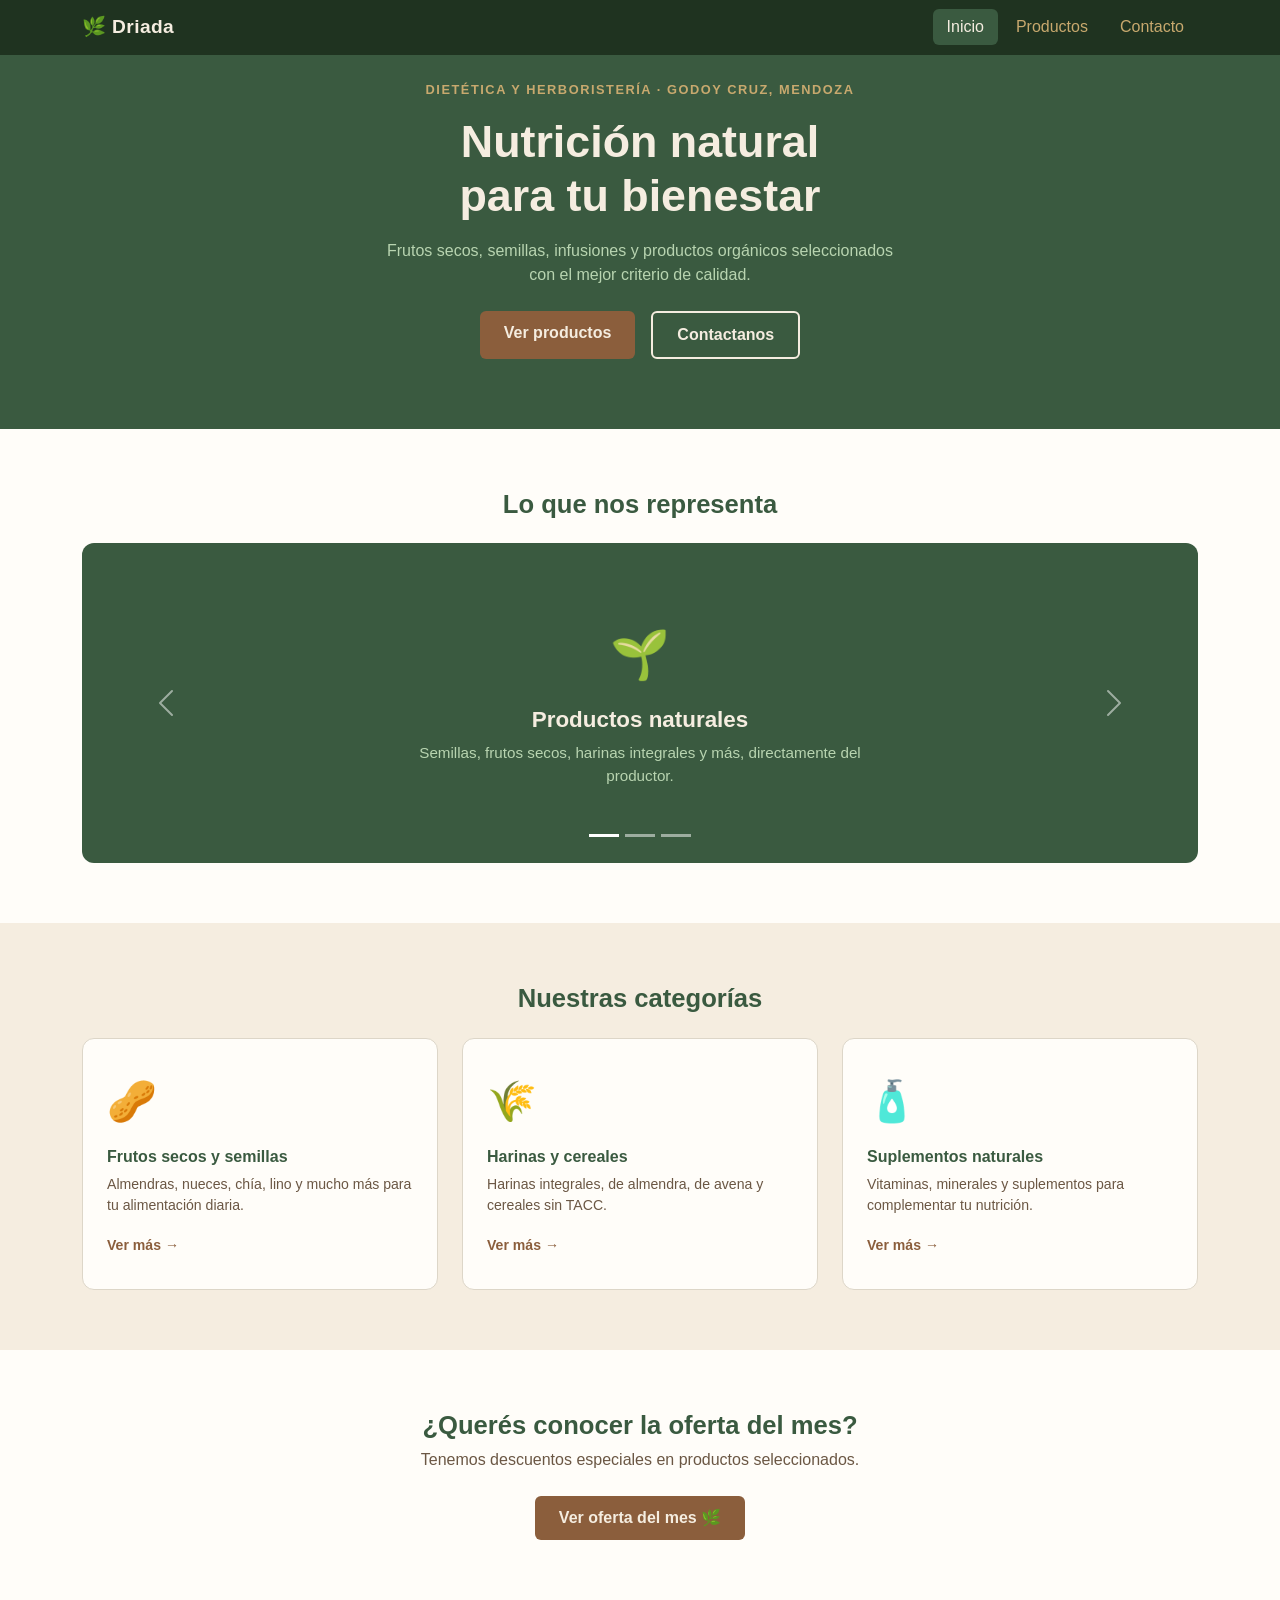
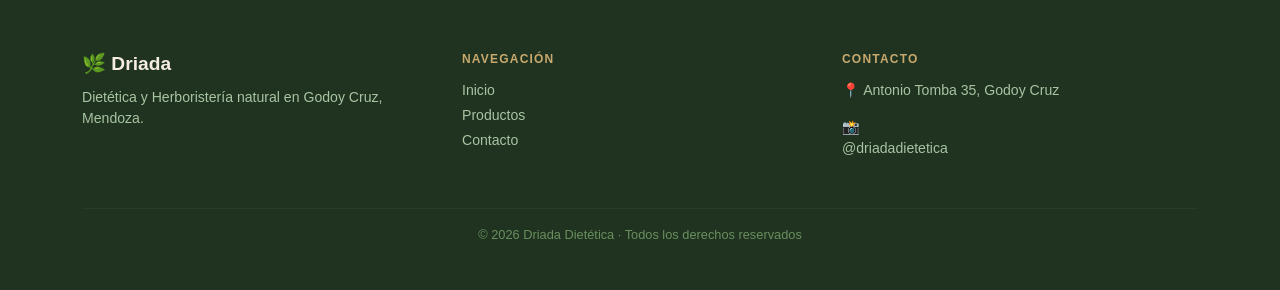
<file: principal/index.html>
<!DOCTYPE html>
<html lang="es">
<head>
  <meta charset="UTF-8">
  <meta name="viewport" content="width=device-width, initial-scale=1.0">
  <meta name="author" content="Matías Villegas">
  <title>Driada Dietética y Herboristería</title>
  <link href="https://cdn.jsdelivr.net/npm/bootstrap@5.3.0/dist/css/bootstrap.min.css" rel="stylesheet">
  <link rel="stylesheet" href="estilos.css">
  <link rel="stylesheet" href="/productos/productos.html">
</head>
<body>

  <!-- ===== NAVBAR ===== -->
  <nav class="navbar navbar-expand-lg driada-nav fixed-top">
    <div class="container">
      <!-- Logo / marca -->
      <a class="navbar-brand driada-brand" href="/principal/index.html">🌿 Driada</a>
      <!-- Menú hamburguesa para celular -->
      <button class="navbar-toggler driada-toggler" type="button" data-bs-toggle="collapse" data-bs-target="#navMenu">
        <span class="navbar-toggler-icon"></span>
      </button>
      <!-- Links de navegación -->
      <div class="collapse navbar-collapse" id="navMenu">
        <ul class="navbar-nav ms-auto gap-1">
          <li class="nav-item"><a class="nav-link driada-link active" href="/principal/index.html">Inicio</a></li>
          <li class="nav-item"><a class="nav-link driada-link" href="/productos/productos.html">Productos</a></li>
          <li class="nav-item"><a class="nav-link driada-link" href="/contacto/contacto.html">Contacto</a></li>
        </ul>
      </div>
    </div>
  </nav>

  <!-- ===== HERO ===== -->
  <section class="driada-hero">
    <div class="container text-center">
      <p class="driada-eyebrow">Dietética y Herboristería · Godoy Cruz, Mendoza</p>
      <h1 class="driada-hero-titulo">Nutrición natural<br>para tu bienestar</h1>
      <p class="driada-hero-sub">Frutos secos, semillas, infusiones y productos orgánicos seleccionados con el mejor criterio de calidad.</p>
      <div class="d-flex gap-3 justify-content-center flex-wrap mt-4">
        <a href="../productos/productos.html" class="btn driada-btn-primario">Ver productos</a>
        <a href="../contacto/contacto.html" class="btn driada-btn-secundario">Contactanos</a>
      </div>
    </div>
  </section>

  <!-- ===== CARRUSEL ===== -->
  <section class="driada-seccion">
    <div class="container">
      <h2 class="driada-titulo-seccion text-center mb-4">Lo que nos representa</h2>
      <div id="carouselDriada" class="carousel slide" data-bs-ride="carousel">
        <div class="carousel-indicators">
          <button type="button" data-bs-target="#carouselDriada" data-bs-slide-to="0" class="active"></button>
          <button type="button" data-bs-target="#carouselDriada" data-bs-slide-to="1"></button>
          <button type="button" data-bs-target="#carouselDriada" data-bs-slide-to="2"></button>
        </div>
        <div class="carousel-inner driada-carousel">
          <!-- Slide 1 -->
          <div class="carousel-item active">
            <div class="driada-slide d-flex align-items-center justify-content-center">
              <div class="text-center">
                <div class="driada-slide-icono">🌱</div>
                <h3 class="driada-slide-titulo">Productos naturales</h3>
                <p class="driada-slide-texto">Semillas, frutos secos, harinas integrales y más, directamente del productor.</p>
              </div>
            </div>
          </div>
          <!-- Slide 2 -->
          <div class="carousel-item">
            <div class="driada-slide d-flex align-items-center justify-content-center">
              <div class="text-center">
                <div class="driada-slide-icono">🍶​</div>
                <h3 class="driada-slide-titulo">Aceites y tinturas</h3>
                <p class="driada-slide-texto">Aceites esenciales y tinturas madre para el cuidado natural de tu salud.</p>
              </div>
            </div>
          </div>
          <!-- Slide 3 -->
          <div class="carousel-item">
            <div class="driada-slide d-flex align-items-center justify-content-center">
              <div class="text-center">
                <div class="driada-slide-icono">🍵</div>
                <h3 class="driada-slide-titulo">Infusiones y hierbas</h3>
                <p class="driada-slide-texto">La mejor selección de hierbas medicinales y tés orgánicos de Mendoza y el país.</p>
              </div>
            </div>
          </div>
        </div>
        <button class="carousel-control-prev" type="button" data-bs-target="#carouselDriada" data-bs-slide="prev">
          <span class="carousel-control-prev-icon"></span>
        </button>
        <button class="carousel-control-next" type="button" data-bs-target="#carouselDriada" data-bs-slide="next">
          <span class="carousel-control-next-icon"></span>
        </button>
      </div>
    </div>
  </section>

  <!-- ===== CATEGORÍAS ===== -->
  <section class="driada-seccion driada-seccion-crema">
    <div class="container">
      <h2 class="driada-titulo-seccion text-center mb-4">Nuestras categorías</h2>
      <div class="row g-4">
        <div class="col-md-4">
          <div class="driada-card">
            <div class="driada-card-icono">🥜</div>
            <h4 class="driada-card-titulo">Frutos secos y semillas</h4>
            <p class="driada-card-texto">Almendras, nueces, chía, lino y mucho más para tu alimentación diaria.</p>
            <a href="../productos/productos.html?categoria=Frutos secos y semillas" class="driada-link-card">Ver más →</a>
          </div>
        </div>
        <div class="col-md-4">
          <div class="driada-card">
            <div class="driada-card-icono">🌾</div>
            <h4 class="driada-card-titulo">Harinas y cereales</h4>
            <p class="driada-card-texto">Harinas integrales, de almendra, de avena y cereales sin TACC.</p>
            <a href="../productos/productos.html?categoria=Harinas y cereales" class="driada-link-card">Ver más →</a>
          </div>
        </div>
        <div class="col-md-4">
          <div class="driada-card">
            <div class="driada-card-icono">🧴</div>
            <h4 class="driada-card-titulo">Suplementos naturales</h4>
            <p class="driada-card-texto">Vitaminas, minerales y suplementos para complementar tu nutrición.</p>
            <a href="../productos/productos.html?categoria=Suplementos naturales" class="driada-link-card">Ver más →</a>
          </div>
        </div>
      </div>
    </div>
  </section>

  <!-- ===== MODAL PROMOCIÓN ===== -->
  <section class="driada-seccion text-center">
    <div class="container">
      <h2 class="driada-titulo-seccion mb-2">¿Querés conocer la oferta del mes?</h2>
      <p class="driada-texto-suave mb-4">Tenemos descuentos especiales en productos seleccionados.</p>
      <button class="btn driada-btn-primario" data-bs-toggle="modal" data-bs-target="#modalOferta">
        Ver oferta del mes 🌿
      </button>
    </div>
  </section>

  <!-- Modal oferta -->
  <div class="modal fade" id="modalOferta" tabindex="-1" aria-labelledby="modalOfertaLabel" aria-hidden="true">
    <div class="modal-dialog modal-dialog-centered">
      <div class="modal-content driada-modal">
        <div class="modal-header driada-modal-header">
          <h5 class="modal-title" id="modalOfertaLabel">🌿 Oferta del mes — Junio 2026</h5>
          <button type="button" class="btn-close btn-close-white" data-bs-dismiss="modal"></button>
        </div>
        <div class="modal-body text-center p-4">
          <div style="font-size: 3rem; margin-bottom: 1rem;">🥜</div>
          <h5 class="fw-bold mb-2">20% off en frutos secos</h5>
          <p class="text-muted">Durante todo junio llevate tus frutos secos favoritos con un 20% de descuento.</p>
          <p class="text-muted small">Válido solo en local. No acumulable con otras promociones.</p>
        </div>
        <div class="modal-footer justify-content-center">
          <button type="button" class="btn driada-btn-secundario" data-bs-dismiss="modal">Cerrar</button>
          <a href="../contacto/contacto.html" class="btn driada-btn-primario" >Consultanos</a>
        </div>
      </div>
    </div>
  </div>

  <!-- ===== FOOTER ===== -->
  <footer class="driada-footer">
    <div class="container">
      <div class="row g-4">
        <div class="col-md-4">
          <div class="driada-footer-marca">🌿 Driada</div>
          <p class="driada-footer-texto">Dietética y Herboristería natural en Godoy Cruz, Mendoza.</p>
        </div>
        <div class="col-md-4">
          <div class="driada-footer-titulo">Navegación</div>
          <ul class="list-unstyled">
            <li><a href="../principal/index.html" class="driada-footer-link">Inicio</a></li>
            <li><a href="../productos/productos.html" class="driada-footer-link">Productos</a></li>
            <li><a href="../contacto/contacto.html" class="driada-footer-link">Contacto</a></li>
          </ul>
        </div>
        <div class="col-md-4">
          <div class="driada-footer-titulo">Contacto</div>
          <p class="driada-footer-texto">📍 Antonio Tomba 35, Godoy Cruz</p>
          <p class="driada-footer-texto">📸 <a href="https://www.instagram.com/driadadietetica/" class="driada-footer-link">@driadadietetica</a></p>
        </div>
      </div>
      <hr class="driada-footer-hr">
      <p class="text-center driada-footer-copy">© 2026 Driada Dietética · Todos los derechos reservados</p>
    </div>
  </footer>

  <script src="https://cdn.jsdelivr.net/npm/bootstrap@5.3.0/dist/js/bootstrap.bundle.min.js"></script>
</body>
</html>
</file>
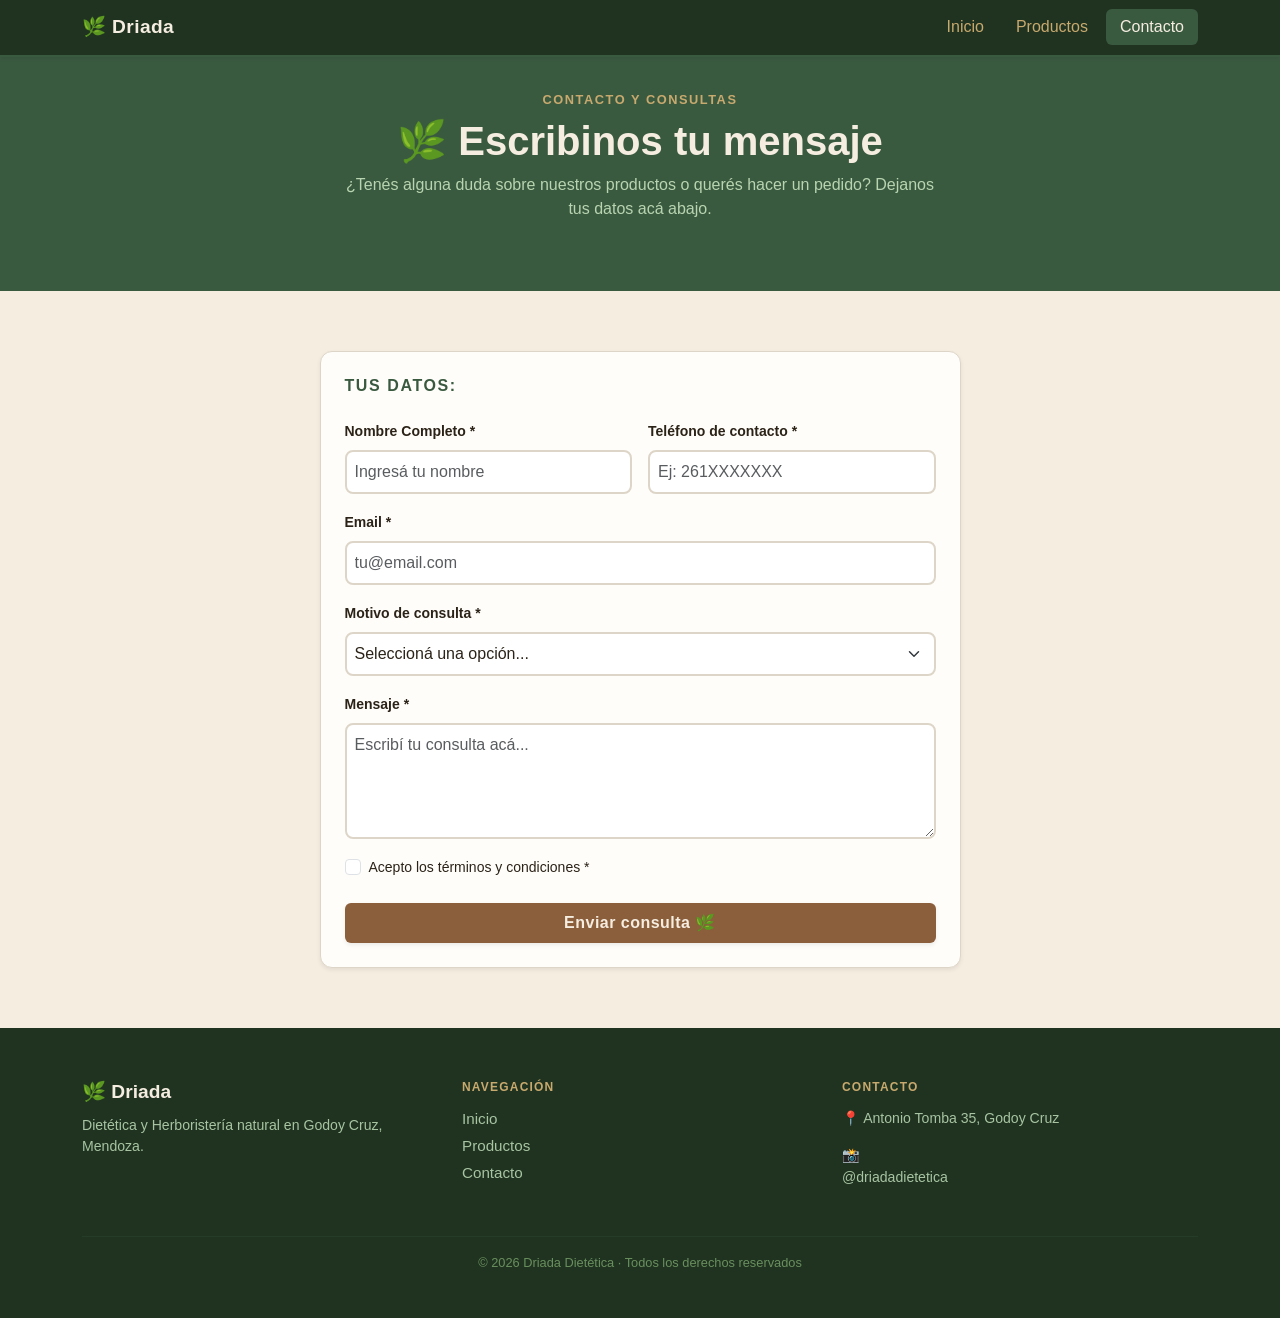
<file: contacto/contacto.html>
<!DOCTYPE html>
<html lang="es">
<head>
  <meta charset="UTF-8">
  <meta name="viewport" content="width=device-width, initial-scale=1.0">
  <meta name="author" content="Daniela Pulin">
  <title>Contacto — Driada Dietética</title>
  
  <link href="https://cdn.jsdelivr.net/npm/bootstrap@5.3.3/dist/css/bootstrap.min.css" rel="stylesheet">
  <link rel="stylesheet" href="../contacto/formulario.css">
</head>
<body>

  <nav class="navbar navbar-expand-lg driada-nav fixed-top bg-white shadow-sm">
    <div class="container">
      <a class="navbar-brand driada-brand" href="../principal/index.html">🌿 Driada</a>
      <button class="navbar-toggler driada-toggler" type="button" data-bs-toggle="collapse" data-bs-target="#navMenu">
        <span class="navbar-toggler-icon"></span>
      </button>
      <div class="collapse navbar-collapse" id="navMenu">
        <ul class="navbar-nav ms-auto gap-1">
          <li class="nav-item"><a class="nav-link driada-link" href="../principal/index.html">Inicio</a></li>
          <li class="nav-item"><a class="nav-link driada-link" href="../productos/productos.html">Productos</a></li>
          <li class="nav-item"><a class="nav-link driada-link active" href="/contacto/contacto.html">Contacto</a></li>
        </ul>
      </div>
    </div>
  </nav>

  <section class="driada-hero text-center text-white">
    <div class="container">
      <p class="driada-eyebrow">Contacto y Consultas</p>
      <h1 class="driada-hero-titulo">🌿 Escribinos tu mensaje</h1>
      <p class="driada-hero-sub">¿Tenés alguna duda sobre nuestros productos o querés hacer un pedido? Dejanos tus datos acá abajo.</p>
    </div>
  </section>

  <main class="driada-seccion driada-seccion-crema">
    <div class="container">
      <div class="row justify-content-center">
        <div class="col-lg-7 col-md-10">
          
          <div class="driada-card p-4 shadow-sm">
            <h4 class="text-uppercase fs-6 fw-bold mb-4" style="letter-spacing: 0.1em; color: var(--verde-bosque, #3a5a40);">
              Tus datos:
            </h4>

            <form id="form-contacto" class="needs-validation" novalidate>
              
              <div class="row g-3 mb-3">
                <div class="col-md-6">
                  <label for="nombre" class="form-label fw-bold small">Nombre Completo *</label>
                  <input 
                    type="text" 
                    id="nombre" 
                    name="nombre" 
                    class="form-control p-2" 
                    required 
                    minlength="3" 
                    placeholder="Ingresá tu nombre">
                  <div class="invalid-feedback">Por favor, ingresá tu nombre (mínimo 3 letras).</div>
                </div>

                <div class="col-md-6">
                  <label for="telefono" class="form-label fw-bold small">Teléfono de contacto *</label>
                  <input 
                    type="tel" 
                    id="telefono" 
                    name="telefono" 
                    class="form-control p-2" 
                    required 
                    pattern="[0-9]{7,15}" 
                    placeholder="Ej: 261XXXXXXX">
                  <div class="invalid-feedback">Ingresá un teléfono válido (solo números).</div>
                </div>
              </div>

              <div class="mb-3">
                <label for="email" class="form-label fw-bold small">Email *</label>
                <input 
                  type="email" 
                  id="email" 
                  name="email" 
                  class="form-control p-2" 
                  required 
                  placeholder="tu@email.com">
                <div class="invalid-feedback">Por favor, ingresá un correo electrónico válido.</div>
              </div>

              <div class="mb-3">
                <label for="motivo" class="form-label fw-bold small">Motivo de consulta *</label>
                <select id="motivo" name="motivo" class="form-select p-2" required>
                  <option value="" disabled selected>Seleccioná una opción...</option>
                  <option value="productos">Productos disponibles</option>
                  <option value="precios">Precios y Descuentos</option>
                  <option value="envios">Envíos a domicilio</option>
                  <option value="otro">Otro motivo</option>
                </select>
                <div class="invalid-feedback">Por favor, elegí un motivo.</div>
              </div>

              <div class="mb-3">
                <label for="mensaje" class="form-label fw-bold small">Mensaje *</label>
                <textarea 
                  id="mensaje" 
                  name="mensaje" 
                  class="form-control p-2" 
                  rows="4" 
                  required 
                  placeholder="Escribí tu consulta acá..."></textarea>
                <div class="invalid-feedback">El mensaje de consulta es obligatorio.</div>
              </div>

              <div class="mb-4">
                <div class="form-check">
                  <input 
                    type="checkbox" 
                    id="terminos" 
                    name="terminos" 
                    class="form-check-input" 
                    required>
                  <label for="terminos" class="form-check-label small">
                    Acepto los términos y condiciones *
                  </label>
                  <div class="invalid-feedback">Debés aceptar los términos para continuar.</div>
                </div>
              </div>

              <button type="submit" class="btn driada-btn-primario w-100 py-2 shadow-sm">
                Enviar consulta 🌿
              </button>

            </form>
          </div>

        </div>
      </div>
    </div>
  </main>

  <footer class="driada-footer">
    <div class="container">
      <div class="row g-4">
        <div class="col-md-4">
          <div class="driada-footer-marca">🌿 Driada</div>
          <p class="driada-footer-texto">Dietética y Herboristería natural en Godoy Cruz, Mendoza.</p>
        </div>
        <div class="col-md-4">
          <div class="driada-footer-titulo">Navegación</div>
          <ul class="list-unstyled">
            <li><a href="../principal/index.html" class="driada-footer-link">Inicio</a></li>
            <li><a href="../productos/productos.html" class="driada-footer-link">Productos</a></li>
            <li><a href="../contacto/contacto.html" class="driada-footer-link">Contacto</a></li>
          </ul>
        </div>
        <div class="col-md-4">
          <div class="driada-footer-titulo">Contacto</div>
          <p class="driada-footer-texto">📍 Antonio Tomba 35, Godoy Cruz</p>
          <p class="driada-footer-texto">📸 <a href="https://www.instagram.com/driadadietetica/" class="driada-footer-link">@driadadietetica</a></p>
        </div>
      </div>
      <hr class="driada-footer-hr">
      <p class="text-center driada-footer-copy">© 2026 Driada Dietética · Todos los derechos reservados</p>
    </div>
  </footer>

  <script src="https://cdn.jsdelivr.net/npm/bootstrap@5.3.3/dist/js/bootstrap.bundle.min.js"></script>

  <script>
    (() => {
      'use strict'
      const form = document.getElementById('form-contacto')
      
      form.addEventListener('submit', event => {
        if (!form.checkValidity()) {
          event.preventDefault()
          event.stopPropagation()
        } else {
          event.preventDefault()
          // Lanza el cuadro flotante de éxito solo si pasa las validaciones de arriba
          var modalExito = new bootstrap.Modal(document.getElementById('modalExito'))
          modalExito.show()
          form.reset() 
          form.classList.remove('was-validated') 
          return
        }
        
        form.classList.add('was-validated')
      }, false)
    })()
  </script>

  <div class="modal fade" id="modalExito" tabindex="-1" aria-labelledby="modalExitoLabel" aria-hidden="true">
    <div class="modal-dialog modal-dialog-centered">
      <div class="modal-content text-center p-4" style="border-radius: 12px; border: none; background-color: #fffdf9;">
        <div class="mb-2" style="font-size: 3.5rem;">✅</div>
        <h5 class="fw-bold mb-2" id="modalExitoLabel" style="color: #3a5a40;">¡Consulta enviada!</h5>
        <p class="text-muted mb-4">Gracias por comunicarte con Driada. Te responderemos a la brevedad en tu correo.</p>
        <button type="button" class="btn driada-btn-primario px-4" data-bs-dismiss="modal">Cerrar</button>
      </div>
    </div>
  </div>

</body>
</html>
</file>
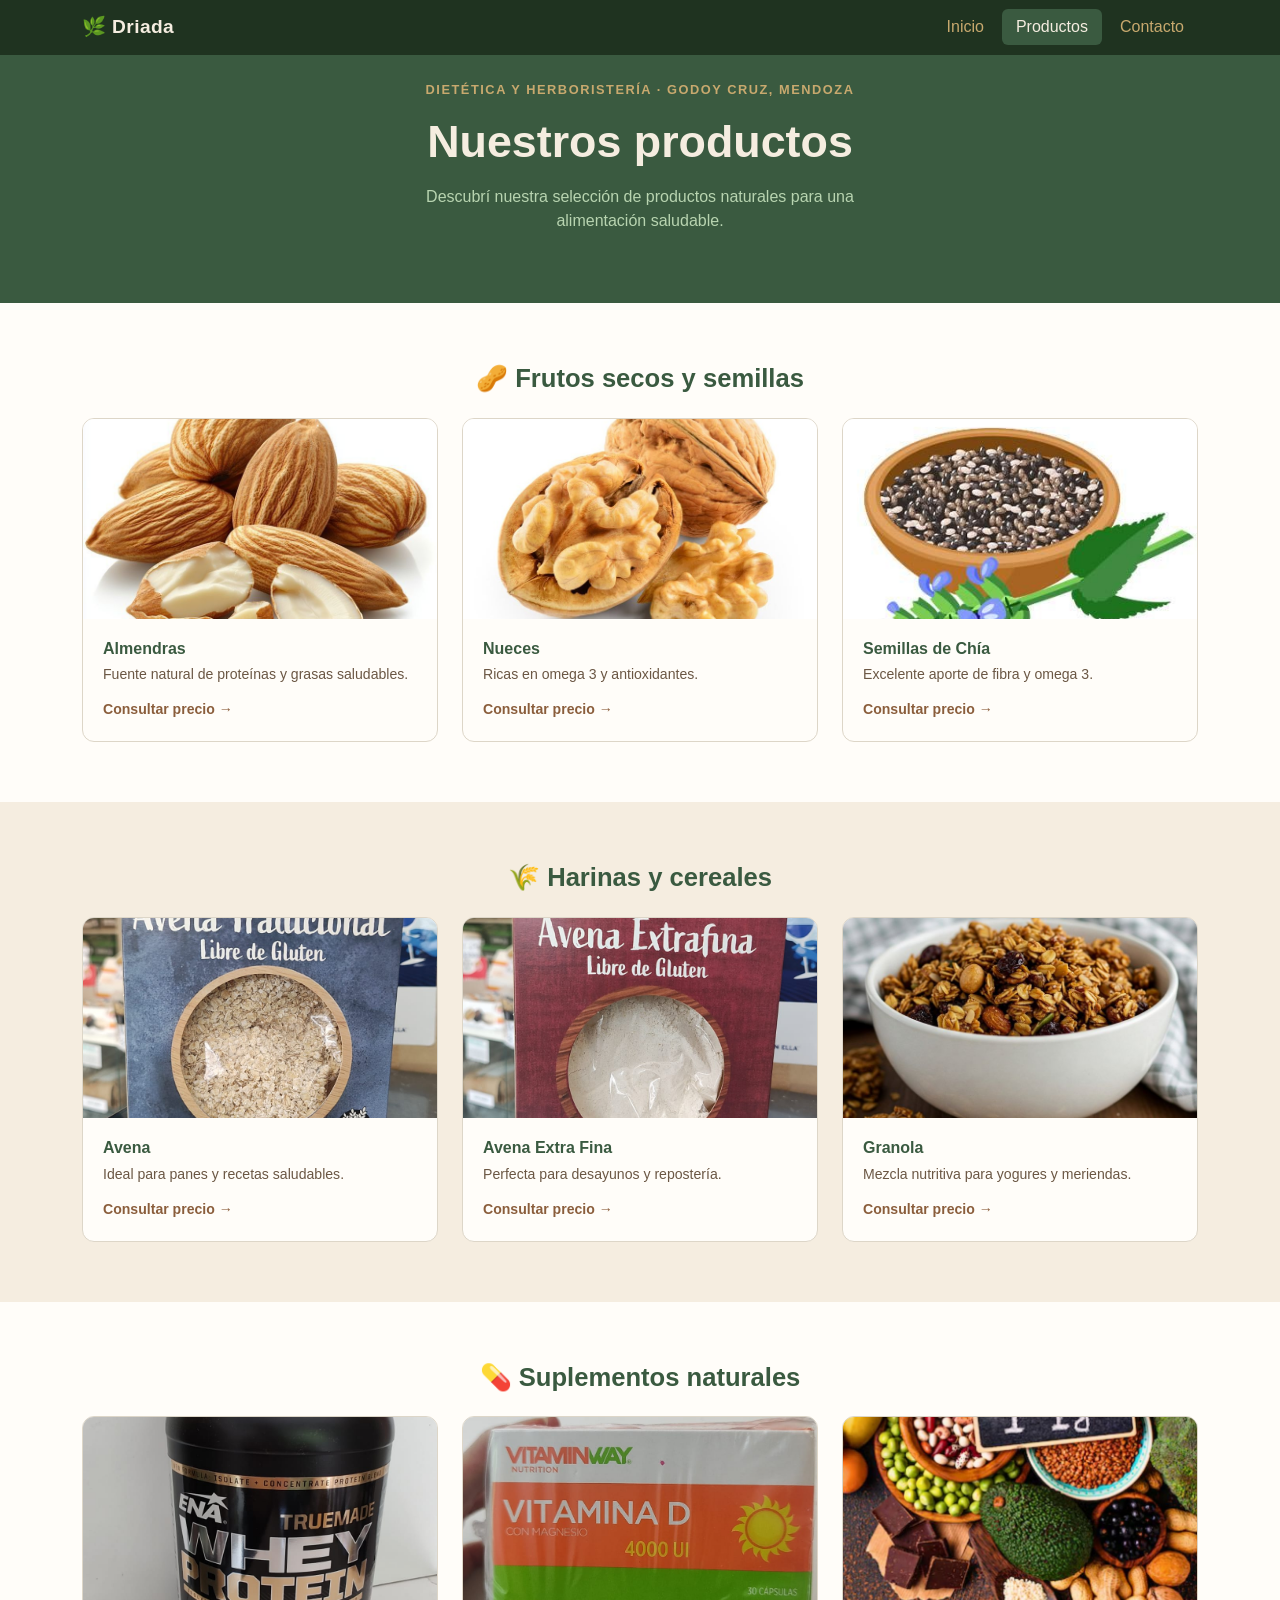
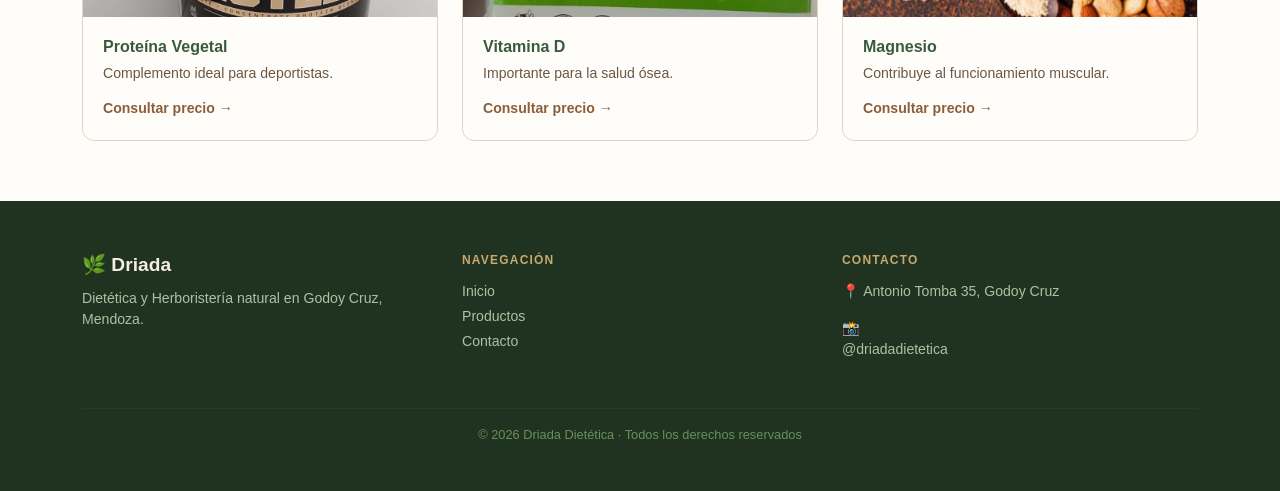
<file: productos/productos.html>
<!DOCTYPE html>
<html lang="es">
<head>
  <meta charset="UTF-8">
  <meta name="viewport" content="width=device-width, initial-scale=1.0">  
  <meta name="author" content="Gabriela Nieva">
  <title>Productos | Driada Dietética</title>
  <link href="https://cdn.jsdelivr.net/npm/bootstrap@5.3.0/dist/css/bootstrap.min.css" rel="stylesheet">
  <!-- CSS compartido del sitio -->
  <link rel="stylesheet" href="../principal/estilos.css">
  <!-- CSS propio de esta página -->
  <link rel="stylesheet" href="productos.css">
</head>
<body>

  <!--  NAVBAR (igual al de principal)  -->
  <nav class="navbar navbar-expand-lg driada-nav fixed-top">
    <div class="container">
      <a class="navbar-brand driada-brand" href="../principal/index.html">🌿 Driada</a>
      <!-- Menú hamburguesa para celular -->
      <button class="navbar-toggler driada-toggler" type="button" data-bs-toggle="collapse" data-bs-target="#navMenu">
        <span class="navbar-toggler-icon"></span>
      </button>
      <div class="collapse navbar-collapse" id="navMenu">
        <ul class="navbar-nav ms-auto gap-1">
          <li class="nav-item"><a class="nav-link driada-link" href="../principal/index.html">Inicio</a></li>
          <!-- active en Productos porque es la página actual -->
          <li class="nav-item"><a class="nav-link driada-link active" href="../productos/productos.html">Productos</a></li>
          <li class="nav-item"><a class="nav-link driada-link" href="../contacto/contacto.html">Contacto</a></li>
        </ul>
      </div>
    </div>
  </nav>

  <!--  HERO  -->
  <section class="driada-hero text-center">
    <div class="container">
      <p class="driada-eyebrow">Dietética y Herboristería · Godoy Cruz, Mendoza</p>
      <h1 class="driada-hero-titulo">Nuestros productos</h1>
      <p class="driada-hero-sub">Descubrí nuestra selección de productos naturales para una alimentación saludable.</p>
    </div>
  </section>

  <!--  FRUTOS SECOS Y SEMILLAS  -->
  <section class="driada-seccion">
    <div class="container">
      <h2 class="driada-titulo-seccion text-center mb-4">🥜 Frutos secos y semillas</h2>
      <div class="row g-4">

        <div class="col-md-4">
          <!-- Tag HTML5 figure requerido por la rúbrica -->
          <figure class="driada-prod-card">
            <img src="imagenes/Almendras.jpg" class="driada-prod-img" alt="Almendras">
            <figcaption class="driada-prod-body">
              <h5 class="driada-prod-titulo">Almendras</h5>
              <p class="driada-prod-texto">Fuente natural de proteínas y grasas saludables.</p>
              <a href="../contacto/contacto.html" class="driada-link-card">Consultar precio →</a>
            </figcaption>
          </figure>
        </div>

        <div class="col-md-4">
          <figure class="driada-prod-card">
            <img src="imagenes/nuez.jpg" class="driada-prod-img" alt="Nueces">
            <figcaption class="driada-prod-body">
              <h5 class="driada-prod-titulo">Nueces</h5>
              <p class="driada-prod-texto">Ricas en omega 3 y antioxidantes.</p>
              <a href="../contacto/contacto.html" class="driada-link-card">Consultar precio →</a>
            </figcaption>
          </figure>
        </div>

        <div class="col-md-4">
          <figure class="driada-prod-card">
            <img src="imagenes/chia.jpg" class="driada-prod-img" alt="Semillas de Chía">
            <figcaption class="driada-prod-body">
              <h5 class="driada-prod-titulo">Semillas de Chía</h5>
              <p class="driada-prod-texto">Excelente aporte de fibra y omega 3.</p>
              <a href="../contacto/contacto.html" class="driada-link-card">Consultar precio →</a>
            </figcaption>
          </figure>
        </div>

      </div>
    </div>
  </section>

  <!--  HARINAS Y CEREALES  -->
  <section class="driada-seccion driada-seccion-crema">
    <div class="container">
      <h2 class="driada-titulo-seccion text-center mb-4">🌾 Harinas y cereales</h2>
      <div class="row g-4">

        <div class="col-md-4">
          <figure class="driada-prod-card">
            <img src="imagenes/imagenAvena.jpeg" class="driada-prod-img" alt="Avena">
            <figcaption class="driada-prod-body">
              <h5 class="driada-prod-titulo">Avena</h5>
              <p class="driada-prod-texto">Ideal para panes y recetas saludables.</p>
              <a href="../contacto/contacto.html" class="driada-link-card">Consultar precio →</a>
            </figcaption>
          </figure>
        </div>

        <div class="col-md-4">
          <figure class="driada-prod-card">
            <img src="imagenes/avenaExFina.jpeg" class="driada-prod-img" alt="Avena Extra Fina">
            <figcaption class="driada-prod-body">
              <h5 class="driada-prod-titulo">Avena Extra Fina</h5>
              <p class="driada-prod-texto">Perfecta para desayunos y repostería.</p>
              <a href="../contacto/contacto.html" class="driada-link-card">Consultar precio →</a>
            </figcaption>
          </figure>
        </div>

        <div class="col-md-4">
          <figure class="driada-prod-card">
            <img src="imagenes/granola.jpg" class="driada-prod-img" alt="Granola">
            <figcaption class="driada-prod-body">
              <h5 class="driada-prod-titulo">Granola</h5>
              <p class="driada-prod-texto">Mezcla nutritiva para yogures y meriendas.</p>
              <a href="../contacto/contacto.html" class="driada-link-card">Consultar precio →</a>
            </figcaption>
          </figure>
        </div>

      </div>
    </div>
  </section>

  <!--  SUPLEMENTOS  -->
  <section class="driada-seccion">
    <div class="container">
      <h2 class="driada-titulo-seccion text-center mb-4">💊 Suplementos naturales</h2>
      <div class="row g-4">

        <div class="col-md-4">
          <figure class="driada-prod-card">
            <img src="imagenes/proteina.jpeg" class="driada-prod-img" alt="Proteína Vegetal">
            <figcaption class="driada-prod-body">
              <h5 class="driada-prod-titulo">Proteína Vegetal</h5>
              <p class="driada-prod-texto">Complemento ideal para deportistas.</p>
              <a href="../contacto/contacto.html" class="driada-link-card">Consultar precio →</a>
            </figcaption>
          </figure>
        </div>

        <div class="col-md-4">
          <figure class="driada-prod-card">
            <img src="imagenes/vitaminaD.jpeg" class="driada-prod-img" alt="Vitamina D">
            <figcaption class="driada-prod-body">
              <h5 class="driada-prod-titulo">Vitamina D</h5>
              <p class="driada-prod-texto">Importante para la salud ósea.</p>
              <a href="../contacto/contacto.html" class="driada-link-card">Consultar precio →</a>
            </figcaption>
          </figure>
        </div>

        <div class="col-md-4">
          <figure class="driada-prod-card">
            <img src="imagenes/magnesio.jpg" class="driada-prod-img" alt="Magnesio">
            <figcaption class="driada-prod-body">
              <h5 class="driada-prod-titulo">Magnesio</h5>
              <p class="driada-prod-texto">Contribuye al funcionamiento muscular.</p>
              <a href="../contacto/contacto.html" class="driada-link-card">Consultar precio →</a>
            </figcaption>
          </figure>
        </div>

      </div>
    </div>
  </section>

  <!--  FOOTER (igual al de principal)  -->
  <footer class="driada-footer">
    <div class="container">
      <div class="row g-4">
        <div class="col-md-4">
          <div class="driada-footer-marca">🌿 Driada</div>
          <p class="driada-footer-texto">Dietética y Herboristería natural en Godoy Cruz, Mendoza.</p>
        </div>
        <div class="col-md-4">
          <div class="driada-footer-titulo">Navegación</div>
          <ul class="list-unstyled">
            <li><a href="../principal/index.html" class="driada-footer-link">Inicio</a></li>
            <li><a href="../productos/productos.html" class="driada-footer-link">Productos</a></li>
            <li><a href="../contacto/contacto.html" class="driada-footer-link">Contacto</a></li>
          </ul>
        </div>
        <div class="col-md-4">
          <div class="driada-footer-titulo">Contacto</div>
          <p class="driada-footer-texto">📍 Antonio Tomba 35, Godoy Cruz</p>
          <p class="driada-footer-texto">📸 <a href="https://www.instagram.com/driadadietetica/" class="driada-footer-link">@driadadietetica</a></p>
        </div>
      </div>
      <hr class="driada-footer-hr">
      <p class="text-center driada-footer-copy">© 2026 Driada Dietética · Todos los derechos reservados</p>
    </div>
  </footer>

  <script src="https://cdn.jsdelivr.net/npm/bootstrap@5.3.0/dist/js/bootstrap.bundle.min.js"></script>
</body>
</html>
</file>
<file: principal/estilos.css>
/* ================================================
   Driada Dietética y Herboristería
   Hoja de estilos compartida — parcial 1 PPI 2026
   ================================================ */

/* ----------------
   VARIABLES DE COLOR
   ---------------- */
:root {
  --verde-bosque:  #3a5a40;
  --verde-oliva:   #6a8f5e;
  --crema:         #f5ede0;
  --marron:        #8b5e3c;
  --dorado:        #c8a96e;
  --verde-oscuro:  #1f3320;
  --texto-oscuro:  #2b2318;
  --texto-suave:   #6b5744;
  --blanco:        #fffdf9;
}

/* ----------------
   BASE
   ---------------- */
* { box-sizing: border-box; }

body {
  font-family: 'Segoe UI', Tahoma, Geneva, Verdana, sans-serif;
  background-color: var(--blanco);
  color: var(--texto-oscuro);
  
}

/* ----------------
   NAVBAR
   ---------------- */
.driada-nav {
  background-color: var(--verde-oscuro) !important;
  border-bottom: 2px solid var(--verde-bosque);
}

.driada-brand {
  color: var(--crema) !important;
  font-weight: 700;
  font-size: 1.2rem;
  letter-spacing: 0.02em;
}

.driada-link {
  color: var(--dorado) !important;
  font-weight: 500;
  padding: 6px 14px !important;
  border-radius: 6px;
  transition: background-color 0.2s, color 0.2s;
}

/* Hover en links del nav */
.driada-link:hover,
.driada-link.active {
  color: var(--crema) !important;
  background-color: var(--verde-bosque);
}

.driada-toggler {
  border-color: var(--dorado) !important;
}

/* ----------------
   HERO
   ---------------- */
.driada-hero {
  background-color: var(--verde-bosque);
  padding: 80px 0 70px;
}

.driada-eyebrow {
  font-size: 0.8rem;
  font-weight: 600;
  letter-spacing: 0.12em;
  text-transform: uppercase;
  color: var(--dorado);
  margin-bottom: 1rem;
}

.driada-hero-titulo {
  font-size: 2.8rem;
  font-weight: 700;
  color: var(--crema);
  line-height: 1.2;
  margin-bottom: 1rem;
}

.driada-hero-sub {
  font-size: 1rem;
  color: #b8d4b0;
  max-width: 520px;
  margin: 0 auto;
}

/* ----------------
   BOTONES
   Hover requerido por la rúbrica
   ---------------- */
.driada-btn-primario {
  background-color: var(--marron);
  color: var(--crema);
  border: none;
  padding: 10px 24px;
  border-radius: 6px;
  font-weight: 600;
  transition: background-color 0.2s, transform 0.15s;
}

.driada-btn-primario:hover {
  background-color: #6e4a2e;
  color: var(--crema);
  transform: translateY(-2px);
}

.driada-btn-secundario {
  background-color: transparent;
  color: var(--crema);
  border: 2px solid var(--crema);
  padding: 10px 24px;
  border-radius: 6px;
  font-weight: 600;
  transition: background-color 0.2s, color 0.2s;
}

.driada-btn-secundario:hover {
  background-color: var(--crema);
  color: var(--verde-bosque);
}

/* ----------------
   SECCIONES
   ---------------- */
.driada-seccion {
  padding: 60px 0;
  background-color: var(--blanco);
}

.driada-seccion-crema {
  background-color: var(--crema);
}

.driada-titulo-seccion {
  font-size: 1.6rem;
  font-weight: 700;
  color: var(--verde-bosque);
  margin-bottom: 0.5rem;
}

.driada-texto-suave {
  color: var(--texto-suave);
}

/* ----------------
   CARRUSEL
   ---------------- */
.driada-carousel {
  border-radius: 12px;
  overflow: hidden;
}

.driada-slide {
  background-color: var(--verde-bosque);
  height: 320px;
  padding: 2rem;
}

.driada-slide-icono {
  font-size: 3rem;
  margin-bottom: 1rem;
}

.driada-slide-titulo {
  font-size: 1.4rem;
  font-weight: 700;
  color: var(--crema);
  margin-bottom: 0.5rem;
}

.driada-slide-texto {
  font-size: 0.95rem;
  color: #b8d4b0;
  max-width: 480px;
  margin: 0 auto;
}

/* ----------------
   TARJETAS
   ---------------- */
.driada-card {
  background-color: var(--blanco);
  border: 1px solid #ddd6c8;
  border-radius: 12px;
  padding: 2rem 1.5rem;
  height: 100%;
  transition: border-color 0.2s, transform 0.2s;
}

.driada-card:hover {
  border-color: var(--verde-oliva);
  transform: translateY(-4px);
}

.driada-card-icono {
  font-size: 2.5rem;
  margin-bottom: 1rem;
}

.driada-card-titulo {
  font-size: 1rem;
  font-weight: 700;
  color: var(--verde-bosque);
  margin-bottom: 0.5rem;
}

.driada-card-texto {
  font-size: 0.88rem;
  color: var(--texto-suave);
  margin-bottom: 1rem;
}

/* Hover en enlace de tarjeta */
.driada-link-card {
  font-size: 0.88rem;
  font-weight: 600;
  color: var(--marron);
  text-decoration: none;
  transition: color 0.2s;
}

.driada-link-card:hover {
  color: var(--verde-bosque);
  text-decoration: underline;
}

/* ----------------
   MODAL
   ---------------- */
.driada-modal {
  border-radius: 12px;
  overflow: hidden;
}

.driada-modal-header {
  background-color: var(--verde-bosque);
  color: var(--crema);
}

.driada-modal-header .modal-title {
  color: var(--crema);
}

/* ----------------
   FORMULARIO (hover requerido por rúbrica)
   ---------------- */
input:hover, select:hover, textarea:hover {
  border-color: var(--verde-oliva) !important;
}

input:focus, select:focus, textarea:focus {
  border-color: var(--verde-bosque) !important;
  box-shadow: 0 0 0 3px rgba(58, 90, 64, 0.2) !important;
  outline: none;
}

/* ----------------
   ANIMACIÓN — fade in al cargar
   ---------------- */
@keyframes fadeInUp {
  from { opacity: 0; transform: translateY(20px); }
  to   { opacity: 1; transform: translateY(0); }
}

.driada-hero .container {
  animation: fadeInUp 0.6s ease both;
}

/* ----------------
   FOOTER
   ---------------- */
.driada-footer {
  background-color: var(--verde-oscuro);
  padding: 50px 0 30px;
  color: var(--crema);
}

.driada-footer-marca {
  font-size: 1.2rem;
  font-weight: 700;
  color: var(--crema);
  margin-bottom: 0.5rem;
}

.driada-footer-titulo {
  font-size: 0.75rem;
  font-weight: 700;
  text-transform: uppercase;
  letter-spacing: 0.1em;
  color: var(--dorado);
  margin-bottom: 0.75rem;
}

.driada-footer-texto {
  font-size: 0.88rem;
  color: #a8c4a2;
}

/* Hover en links del footer */
.driada-footer-link {
  font-size: 0.88rem;
  color: #a8c4a2;
  text-decoration: none;
  transition: color 0.2s;
  display: block;
  margin-bottom: 4px;
}

.driada-footer-link:hover {
  color: var(--dorado);
}

.driada-footer-hr {
  border-color: var(--verde-bosque);
  margin: 2rem 0 1rem;
}

.driada-footer-copy {
  font-size: 0.8rem;
  color: #6a8f5e;
}

/* ----------------
   RESPONSIVE
   ---------------- */
@media (max-width: 768px) {
  .driada-hero-titulo { font-size: 2rem; }
  .driada-slide { height: 260px; }
}
</file>
<file: contacto/formulario.css>
/* ==========================================================================
   Contacto — Driada Dietética
   Paleta unificada con principal/estilos.css
   ========================================================================== */

/* ----------------
   VARIABLES (mismas que principal/estilos.css)
   ---------------- */
:root {
    --verde-bosque:  #3a5a40;
    --verde-oliva:   #6a8f5e;
    --crema:         #f5ede0;
    --marron:        #8b5e3c;
    --dorado:        #c8a96e;
    --verde-oscuro:  #1f3320;
    --texto-suave:   #6b5744;
    --blanco:        #fffdf9;
}

/* ----------------
   BASE
   ---------------- */
body {
    font-family: 'Segoe UI', Tahoma, Geneva, Verdana, sans-serif;
    background-color: var(--blanco);
    color: #2b2318;
    padding-top: 10px; /* deja espacio para el navbar fijo, igual que en principal */
}

.driada-seccion-crema {
    background-color: var(--crema);
    padding: 60px 0;
}

/* ----------------
   NAVBAR (igual al de principal: verde oscuro fijo)
   ---------------- */
.driada-nav {
    background-color: var(--verde-oscuro) !important;
    border-bottom: 2px solid var(--verde-bosque);
    z-index: 1030 !important;
    transition: all 0.3s ease;
}

.driada-brand {
    font-weight: 700;
    color: var(--crema) !important;
    font-size: 1.2rem;
    letter-spacing: 0.02em;
}

.driada-link {
    color: var(--dorado) !important;
    font-weight: 500;
    padding: 6px 14px !important;
    border-radius: 6px;
    transition: background-color 0.2s, color 0.2s;
}

/* Efecto hover exigido en la rúbrica para los enlaces del menú */
.driada-link:hover,
.driada-link.active {
    color: var(--crema) !important;
    background-color: var(--verde-bosque);
}

.driada-toggler {
    border-color: var(--dorado) !important;
}

/* ----------------
   HERO
   ---------------- */
.driada-hero {
    background-color: var(--verde-bosque);
    padding: 80px 0 70px;
}

.driada-eyebrow {
    text-transform: uppercase;
    letter-spacing: 0.12em;
    font-size: 0.8rem;
    color: var(--dorado);
    font-weight: 600;
    margin-bottom: 0.5rem;
}

.driada-hero-titulo {
    font-size: 2.5rem;
    font-weight: 700;
    color: var(--crema);
}

.driada-hero-sub {
    color: #b8d4b0;
    max-width: 600px;
    margin: 0 auto;
}

/* ----------------
   TARJETA DEL FORMULARIO
   ---------------- */
.driada-card {
    background: var(--blanco);
    border: 1px solid #ddd6c8;
    border-radius: 12px;
    transition: transform 0.3s ease, box-shadow 0.3s ease;
}

/* Efecto hover en la tarjeta */
.driada-card:hover {
    transform: translateY(-4px);
    box-shadow: 0 10px 20px rgba(58, 90, 64, 0.12) !important;
    border-color: var(--verde-oliva);
}

/* ----------------
   CAMPOS DEL FORMULARIO — hover y focus
   ---------------- */
.form-control, .form-select {
    border: 2px solid #ddd6c8;
    border-radius: 8px;
    color: #2b2318;
    transition: all 0.25s ease-in-out;
}

/* :hover obligatorio */
.form-control:hover, .form-select:hover {
    border-color: var(--verde-oliva);
}

/* :focus obligatorio */
.form-control:focus, .form-select:focus {
    border-color: var(--verde-bosque);
    box-shadow: 0 0 0 0.25rem rgba(58, 90, 64, 0.2);
    background-color: #fff;
}

.invalid-feedback {
    font-size: 0.8rem;
    font-weight: 500;
    color: var(--marron);
}

/* ----------------
   BOTÓN PRIMARIO (igual estilo que principal/estilos.css)
   ---------------- */
.driada-btn-primario {
    background-color: var(--marron);
    color: var(--crema);
    border: none;
    border-radius: 6px;
    font-weight: 600;
    letter-spacing: 0.03em;
    transition: background-color 0.2s, transform 0.15s, box-shadow 0.2s;
}

/* :hover y :focus obligatorio */
.driada-btn-primario:hover, .driada-btn-primario:focus {
    background-color: #6e4a2e;
    color: var(--crema);
    transform: translateY(-2px);
    box-shadow: 0 4px 12px rgba(139, 94, 60, 0.3);
}

/* ----------------
   FOOTER (igual al de principal)
   ---------------- */
.driada-footer {
    background-color: var(--verde-oscuro);
    padding: 50px 0 30px;
    color: var(--crema);
    font-size: 0.95rem;
}

.driada-footer-marca {
    font-size: 1.2rem;
    font-weight: 700;
    color: var(--crema);
    margin-bottom: 0.5rem;
}

.driada-footer-titulo {
    font-size: 0.75rem;
    font-weight: 700;
    text-transform: uppercase;
    letter-spacing: 0.1em;
    color: var(--dorado);
    margin-bottom: 0.75rem;
}

.driada-footer-texto {
    font-size: 0.88rem;
    color: #a8c4a2;
}

.driada-footer-link {
    color: #a8c4a2;
    text-decoration: none;
    transition: color 0.2s ease;
    display: block;
    margin-bottom: 4px;
}

/* Efecto hover para los enlaces del footer */
.driada-footer-link:hover {
    color: var(--dorado);
}

.driada-footer-hr {
    border-color: var(--verde-bosque);
    margin: 2rem 0 1rem;
}

.driada-footer-copy {
    font-size: 0.8rem;
    color: #6a8f5e;
}
</file>
<file: productos/productos.css>
/* ==========================================================================
   Productos — Driada Dietética
   Estilos específicos de la página de productos
   Importa también ../principal/estilos.css para navbar, footer y paleta
   ========================================================================== */

/* ----------------
   CARDS DE PRODUCTO
   Usamos <figure> como tag HTML5 requerido por la rúbrica
   ---------------- */
.driada-prod-card {
  background-color: var(--blanco);
  border: 1px solid #ddd6c8;
  border-radius: 12px;
  overflow: hidden;
  height: 100%;
  margin: 0;
  transition: border-color 0.2s, transform 0.2s, box-shadow 0.2s;
}

/* :hover en las cards de producto */
.driada-prod-card:hover {
  border-color: var(--verde-oliva);
  transform: translateY(-4px);
  box-shadow: 0 8px 20px rgba(58, 90, 64, 0.12);
}

/* Imagen del producto */
.driada-prod-img {
  width: 100%;
  height: 200px;
  object-fit: cover;
  display: block;
}

/* Cuerpo de la card (figcaption) */
.driada-prod-body {
  padding: 1.25rem;
}

/* Título del producto */
.driada-prod-titulo {
  font-size: 1rem;
  font-weight: 700;
  color: var(--verde-bosque);
  margin-bottom: 0.4rem;
}

/* Descripción del producto */
.driada-prod-texto {
  font-size: 0.88rem;
  color: var(--texto-suave);
  margin-bottom: 0.75rem;
}
</file>
